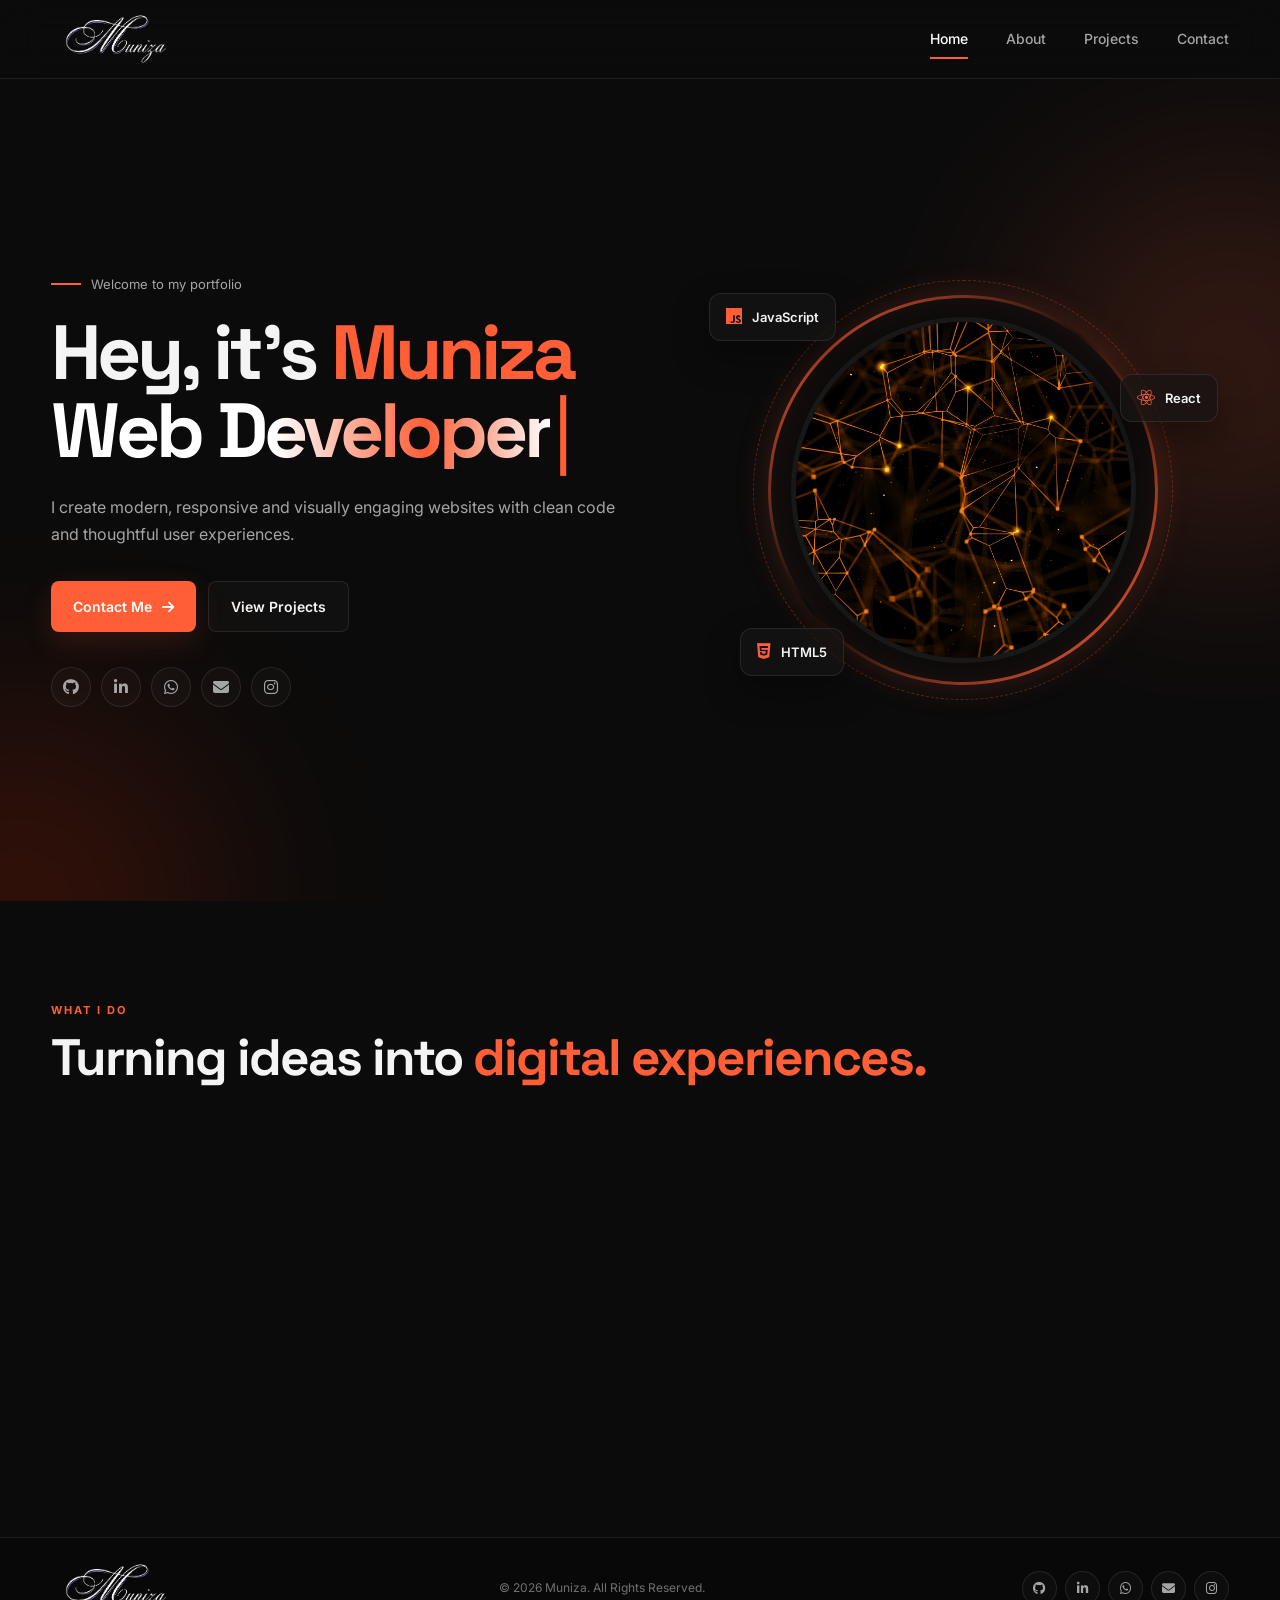
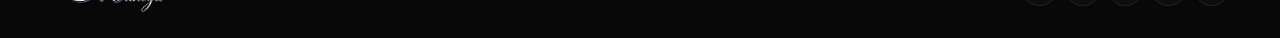
<file: index.html>
<!DOCTYPE html>
<html lang="en">
<head>
    <meta charset="UTF-8">

    <!-- Responsive viewport -->
    <meta name="viewport" content="width=device-width, initial-scale=1.0">

    <title>Muniza | Web Developer</title>

    <!-- Main stylesheet -->
    <link rel="stylesheet" href="style.css">

    <!-- Font Awesome Icons -->
    <link
        rel="stylesheet"
        href="https://cdnjs.cloudflare.com/ajax/libs/font-awesome/6.5.2/css/all.min.css"
    >
</head>

<body>

    <!-- ==================== LOADING SCREEN ==================== -->

<div class="loading-screen" id="loadingScreen">
<div class="loading-content">

    <img
        src="logo-removebg-preview.png"
        alt="Muniza Logo"
        class="loading-logo"
    >

    <div class="loading-line">
        <span></span>
    </div>

    <p>Loading...</p>

</div>
</div>
<!-- ==================== END LOADING SCREEN ==================== -->


    <!-- ==================== NAVBAR ==================== -->
    <header class="navbar">
        <div class="nav-container">

            <!-- Logo -->
           <a href="index.html" class="logo">
    <img src="logo-removebg-preview.png" alt="Muniza Logo">
</a>
            <!-- Mobile menu button -->
            <button class="menu-toggle" aria-label="Open navigation menu">
                <i class="fas fa-bars"></i>
            </button>

            <!-- Navigation Links -->
            <nav class="nav-menu">
                <a href="index.html" class="nav-link active">Home</a>
                <a href="about.html" class="nav-link">About</a>
                <a href="projects.html" class="nav-link">Projects</a>
                <a href="contact.html" class="nav-link">Contact</a>
            </nav>

        </div>
    </header>


    <!-- ==================== HERO SECTION ==================== -->
    <main>

        <section class="hero">

            <!-- Decorative background glow -->
            <div class="hero-glow glow-one"></div>
            <div class="hero-glow glow-two"></div>

            <div class="hero-container">

                <!-- Hero Text -->
                <div class="hero-content">

                    <p class="hero-small-text">
                        <span></span> Welcome to my portfolio
                    </p>

                   <h1>
                           Hey, it's <span>Muniza</span>
                                 <br>
                          <span id="typing-text"></span><span class="typing-cursor">|</span>
                        </h1>

                    <p class="hero-description">
                        I create modern, responsive and visually engaging
                        websites with clean code and thoughtful user experiences.
                    </p>

                    <!-- CTA Buttons -->
                    <div class="hero-buttons">
                        <a href="contact.html" class="btn btn-primary">
                            Contact Me
                            <i class="fas fa-arrow-right"></i>
                        </a>

                        <a href="projects.html" class="btn btn-outline">
                            View Projects
                        </a>
                    </div>


                    <!-- Social Links -->
                    <div class="social-links">

           <div class="social-links">

    <a href="https://github.com/buildwithmuniza"
       target="_blank"
       rel="noopener noreferrer"
       aria-label="GitHub">
        <i class="fab fa-github"></i>
    </a>

    <a href="https://www.linkedin.com/in/muniza-ghaffar-88031a441"
       target="_blank"
       rel="noopener noreferrer"
       aria-label="LinkedIn">
        <i class="fab fa-linkedin-in"></i>
    </a>

    <a href="https://wa.me/923067520213"
       target="_blank"
       rel="noopener noreferrer"
       aria-label="WhatsApp">
        <i class="fab fa-whatsapp"></i>
    </a>

    <a href="mailto:munizaghaffar438@gmail.com"
       aria-label="Email">
        <i class="fas fa-envelope"></i>
    </a>

    <a href="https://www.instagram.com/dev_craftstudio"
       target="_blank"
       rel="noopener noreferrer"
       aria-label="Instagram">
        <i class="fab fa-instagram"></i>
    </a>

</div>
                    </div>

                </div>


                <!-- ==================== HERO IMAGE ==================== -->
                <div class="hero-image-area">

                    <!-- Floating Technology Cards -->
                    <div class="tech-card tech-card-js">
                        <i class="fab fa-js"></i>
                        <span>JavaScript</span>
                    </div>

                    <div class="tech-card tech-card-react">
                        <i class="fab fa-react"></i>
                        <span>React</span>
                    </div>

                    <div class="tech-card tech-card-html">
                        <i class="fab fa-html5"></i>
                        <span>HTML5</span>
                    </div>


                    <!-- Profile Picture -->
                    <div class="profile-ring">

                        <div class="profile-image">
                            <img
                                src="homepage.jpg"
                                alt="Muniza - Web Developer"
                            >
                        </div>

                    </div>

                </div>

            </div>

        </section>


        <!-- ==================== QUICK INTRO ==================== -->
        <section class="home-intro section-padding">

            <div class="section-heading">
                <p class="section-label">What I Do</p>

                <h2>
                    Turning ideas into
                    <span>digital experiences.</span>
                </h2>
            </div>

            <div class="intro-grid">

                <div class="intro-card">
                    <div class="intro-icon">
                        <i class="fas fa-code"></i>
                    </div>

                    <h3>Clean Development</h3>

                    <p>
                        Building structured, maintainable and responsive
                        websites using modern frontend technologies.
                    </p>
                </div>


                <div class="intro-card">
                    <div class="intro-icon">
                        <i class="fas fa-palette"></i>
                    </div>

                    <h3>UI / UX Design</h3>

                    <p>
                        Creating simple and attractive interfaces focused
                        on usability, accessibility and visual consistency.
                    </p>
                </div>


                <div class="intro-card">
                    <div class="intro-icon">
                        <i class="fas fa-mobile-screen"></i>
                    </div>

                    <h3>Responsive Design</h3>

                    <p>
                        Designing experiences that look great across
                        desktops, tablets and mobile devices.
                    </p>
                </div>

            </div>

        </section>

    </main>


    <!-- ==================== FOOTER ==================== -->
    <footer class="footer">

        <div class="footer-container">

           <a href="index.html" class="logo">
    <img src="logo-removebg-preview.png" alt="Muniza Logo">
</a>

            <p>
                © 2026 Muniza. All Rights Reserved.
            </p>

            <div class="footer-socials">
           <a href="https://github.com/buildwithmuniza" target="_blank" rel="noopener noreferrer">
    <i class="fa-brands fa-github"></i>
</a>

<a href="https://www.linkedin.com/in/muniza-ghaffar-88031a441" target="_blank" rel="noopener noreferrer">
    <i class="fa-brands fa-linkedin-in"></i>
</a>

<a href="https://wa.me/923067520213" target="_blank" rel="noopener noreferrer">
    <i class="fa-brands fa-whatsapp"></i>
</a>

<a href="mailto:munizaghaffar438@gmail.com">
    <i class="fa-solid fa-envelope"></i>
</a>

<a href="https://www.instagram.com/dev_craftstudio" target="_blank" rel="noopener noreferrer">
    <i class="fa-brands fa-instagram"></i>
</a>
            </div>

        </div>

    </footer>


    <!-- JavaScript -->
    <script src="main.js"></script>

</body>
</html>
</file>
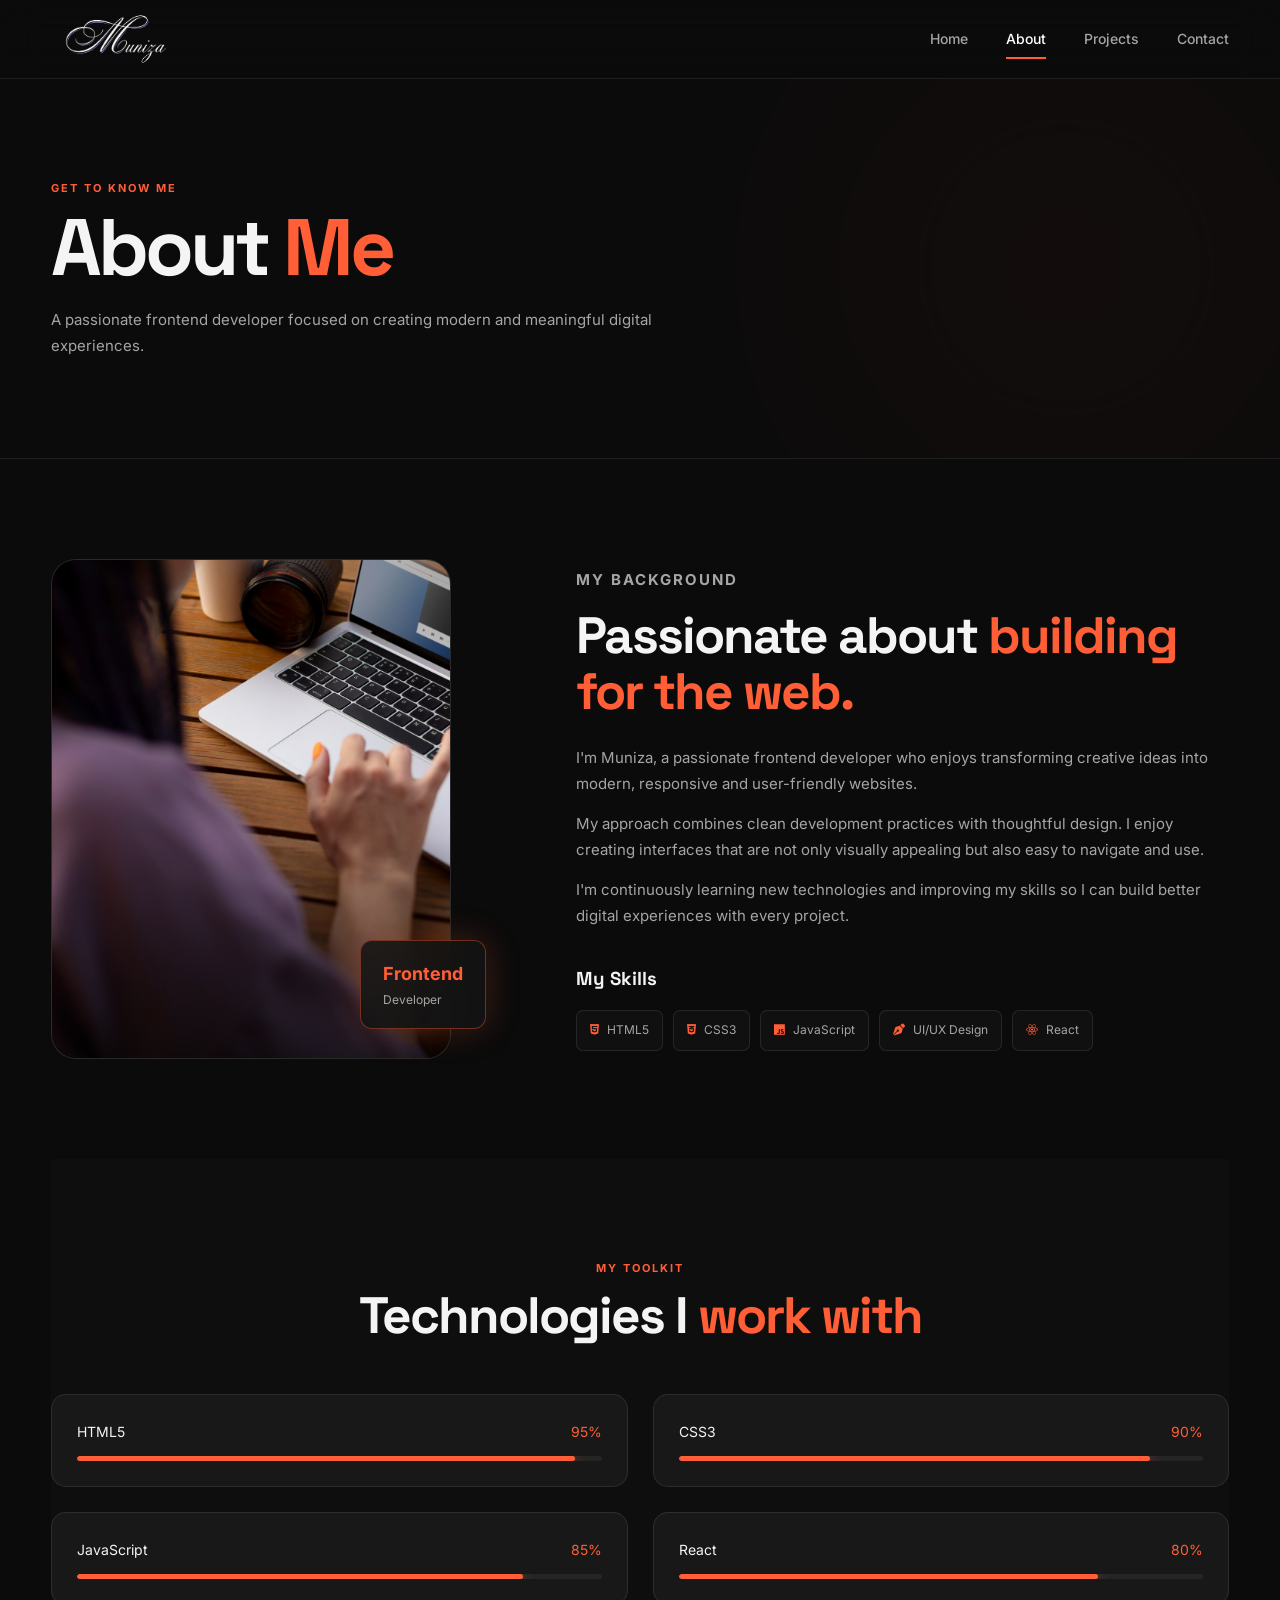
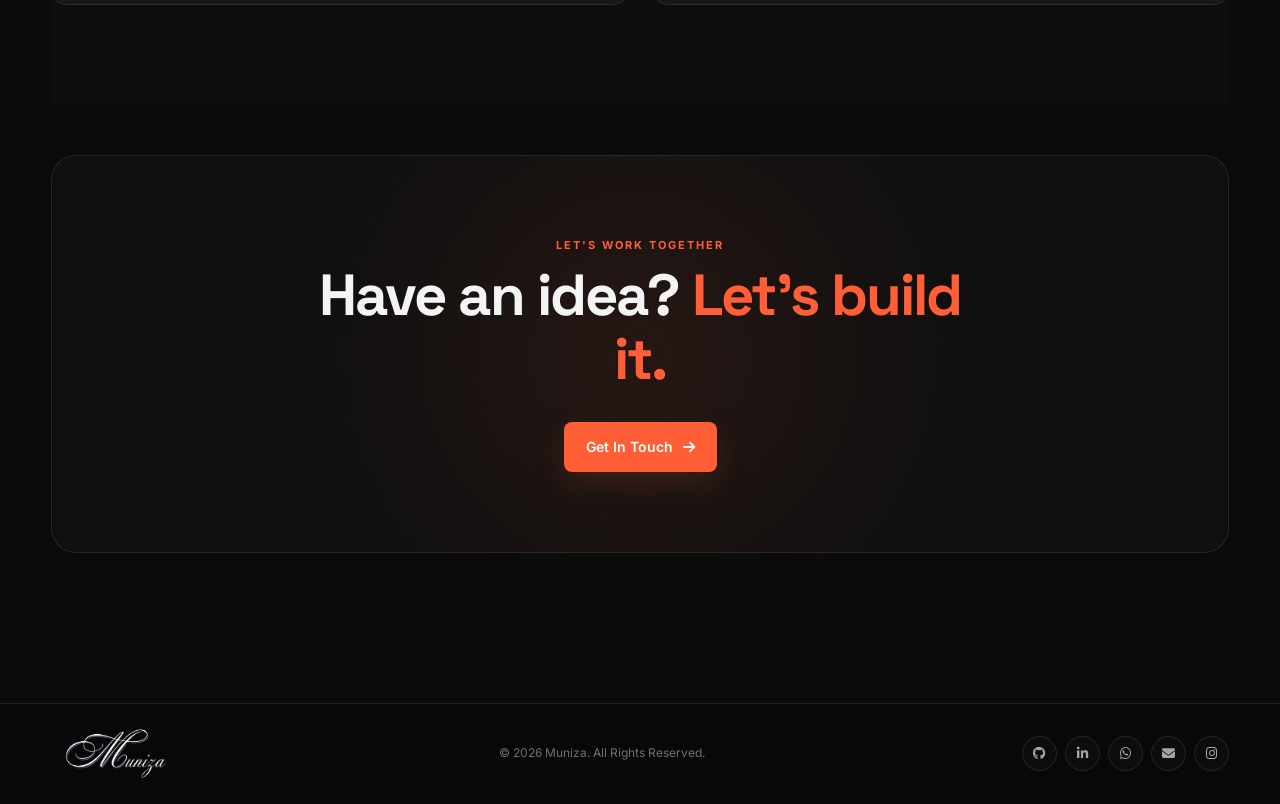
<file: about.html>
<!DOCTYPE html>
<html lang="en">
<head>

    <meta charset="UTF-8">

    <meta
        name="viewport"
        content="width=device-width, initial-scale=1.0"
    >

    <title>About | Muniza</title>

    <link rel="stylesheet" href="style.css">

    <link
        rel="stylesheet"
        href="https://cdnjs.cloudflare.com/ajax/libs/font-awesome/6.5.2/css/all.min.css"
    >

</head>

<body>

    <!-- ==================== LOADING SCREEN ==================== -->

<div class="loading-screen" id="loadingScreen">
<div class="loading-content">

    <img
        src="logo-removebg-preview.png"
        alt="Muniza Logo"
        class="loading-logo"
    >

    <div class="loading-line">
        <span></span>
    </div>

    <p>Loading...</p>

</div>
</div>
<!-- ==================== END LOADING SCREEN ==================== -->

    <!-- ==================== NAVBAR ==================== -->
    <header class="navbar">

        <div class="nav-container">

            <a href="index.html" class="logo">
    <img src="logo-removebg-preview.png" alt="Muniza Logo">
</a>

            <button class="menu-toggle" aria-label="Open navigation menu">
                <i class="fas fa-bars"></i>
            </button>

            <nav class="nav-menu">

                <a href="index.html" class="nav-link">
                    Home
                </a>

                <a href="about.html" class="nav-link active">
                    About
                </a>

                <a href="projects.html" class="nav-link">
                    Projects
                </a>

                <a href="contact.html" class="nav-link">
                    Contact
                </a>

            </nav>

        </div>

    </header>


    <!-- ==================== PAGE HEADER ==================== -->
    <main>

        <section class="page-header">

            <div class="page-header-content">

                <p class="section-label">
                    Get To Know Me
                </p>

                <h1>
                    About <span>Me</span>
                </h1>

                <p>
                    A passionate frontend developer focused on creating
                    modern and meaningful digital experiences.
                </p>

            </div>

        </section>


        <!-- ==================== ABOUT SECTION ==================== -->
        <section class="about-section section-padding">

            <div class="about-grid">

                <!-- About Image -->
                <div class="about-image">

                    <div class="about-image-frame">
         <img 
              src="about-me.jpg"
                 alt="Muniza working on laptop"
                  class="about-profile-image">

                    </div>

                    <div class="experience-card">

                        <strong>Frontend</strong>

                        <span>Developer</span>

                    </div>

                </div>


                <!-- About Content -->
                <div class="about-content">

                    <p class="section-label">
                        My Background
                    </p>

                    <h2>
                        Passionate about
                        <span>building for the web.</span>
                    </h2>

                    <p>
                        I'm Muniza, a passionate frontend developer who
                        enjoys transforming creative ideas into modern,
                        responsive and user-friendly websites.
                    </p>

                    <p>
                        My approach combines clean development practices
                        with thoughtful design. I enjoy creating interfaces
                        that are not only visually appealing but also easy
                        to navigate and use.
                    </p>

                    <p>
                        I'm continuously learning new technologies and
                        improving my skills so I can build better digital
                        experiences with every project.
                    </p>


                    <!-- Skills -->
                    <div class="skills">

                        <h3>My Skills</h3>

                        <div class="skill-tags">

                            <span>
                                <i class="fab fa-html5"></i>
                                HTML5
                            </span>

                            <span>
                                <i class="fab fa-css3-alt"></i>
                                CSS3
                            </span>

                            <span>
                                <i class="fab fa-js"></i>
                                JavaScript
                            </span>

                            <span>
                                <i class="fas fa-pen-nib"></i>
                                UI/UX Design
                            </span>

                            <span>
                                <i class="fab fa-react"></i>
                                React
                            </span>

                        </div>

                    </div>

                </div>

            </div>

        </section>


        <!-- ==================== SKILLS SECTION ==================== -->
        <section class="skills-section section-padding">

            <div class="section-heading center-heading">

                <p class="section-label">
                    My Toolkit
                </p>

                <h2>
                    Technologies I <span>work with</span>
                </h2>

            </div>


            <div class="skill-progress-grid">

                <div class="skill-progress-card">

                    <div class="skill-progress-title">
                        <span>HTML5</span>
                        <span>95%</span>
                    </div>

                    <div class="progress-bar">
                        <span style="width: 95%;"></span>
                    </div>

                </div>


                <div class="skill-progress-card">

                    <div class="skill-progress-title">
                        <span>CSS3</span>
                        <span>90%</span>
                    </div>

                    <div class="progress-bar">
                        <span style="width: 90%;"></span>
                    </div>

                </div>


                <div class="skill-progress-card">

                    <div class="skill-progress-title">
                        <span>JavaScript</span>
                        <span>85%</span>
                    </div>

                    <div class="progress-bar">
                        <span style="width: 85%;"></span>
                    </div>

                </div>


                <div class="skill-progress-card">

                    <div class="skill-progress-title">
                        <span>React</span>
                        <span>80%</span>
                    </div>

                    <div class="progress-bar">
                        <span style="width: 80%;"></span>
                    </div>

                </div>

            </div>

        </section>


        <!-- ==================== CTA ==================== -->
        <section class="cta-section section-padding">

            <div class="cta-box">

                <p class="section-label">
                    Let's Work Together
                </p>

                <h2>
                    Have an idea?
                    <span>Let's build it.</span>
                </h2>

                <a href="contact.html" class="btn btn-primary">
                    Get In Touch
                    <i class="fas fa-arrow-right"></i>
                </a>

            </div>

        </section>

    </main>


    <!-- ==================== FOOTER ==================== -->
    <footer class="footer">

        <div class="footer-container">

         <a href="index.html" class="logo">
    <img src="logo-removebg-preview.png" alt="Muniza Logo">
</a>
            <p>
                © 2026 Muniza. All Rights Reserved.
            </p>

            <div class="footer-socials">

              <a href="https://github.com/buildwithmuniza" target="_blank" rel="noopener noreferrer">
    <i class="fa-brands fa-github"></i>
</a>

<a href="https://www.linkedin.com/in/muniza-ghaffar-88031a441" target="_blank" rel="noopener noreferrer">
    <i class="fa-brands fa-linkedin-in"></i>
</a>

<a href="https://wa.me/923067520213" target="_blank" rel="noopener noreferrer">
    <i class="fa-brands fa-whatsapp"></i>
</a>

<a href="mailto:munizaghaffar438@gmail.com">
    <i class="fa-solid fa-envelope"></i>
</a>

<a href="https://www.instagram.com/dev_craftstudio" target="_blank" rel="noopener noreferrer">
    <i class="fa-brands fa-instagram"></i>
</a>

            </div>

        </div>

    </footer>


 <script src="main.js"></script>

</body>
</html>
</file>
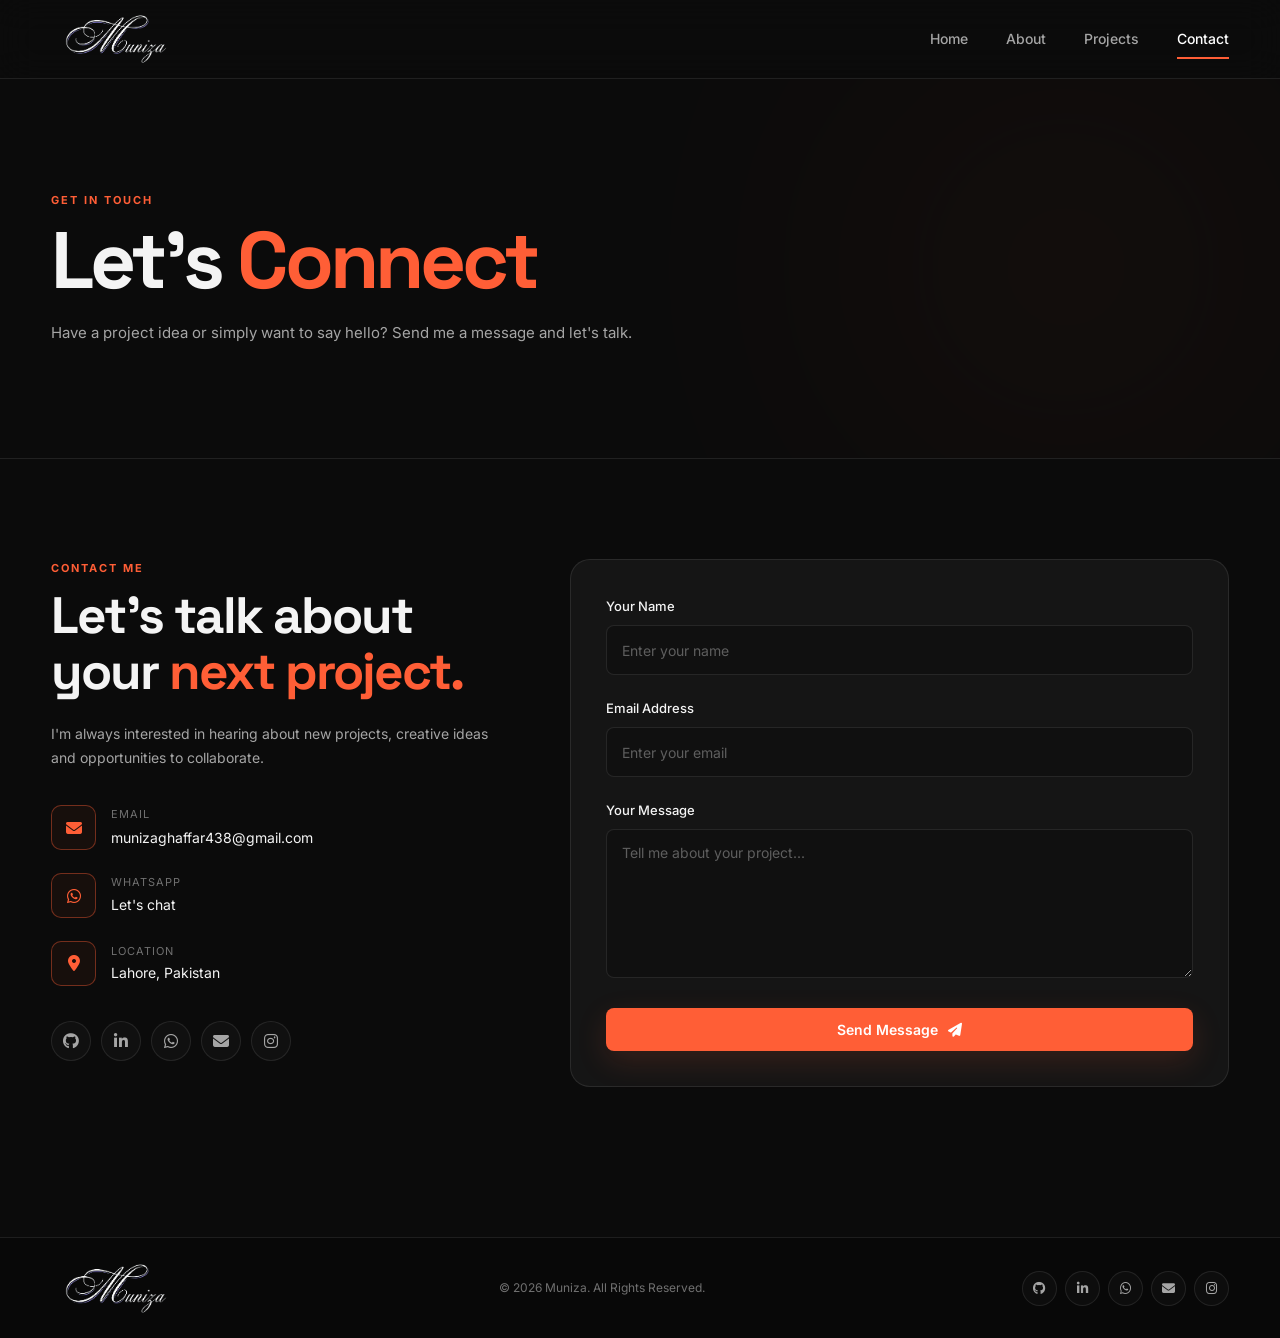
<file: contact.html>
<!DOCTYPE html>
<html lang="en">

<head>

    <meta charset="UTF-8">

    <meta
        name="viewport"
        content="width=device-width, initial-scale=1.0"
    >

    <title>Contact | Muniza</title>

    <link rel="stylesheet" href="style.css">

    <link
        rel="stylesheet"
        href="https://cdnjs.cloudflare.com/ajax/libs/font-awesome/6.5.2/css/all.min.css"
    >

</head>

<body>

    <!-- ==================== LOADING SCREEN ==================== -->

    <div class="loading-screen" id="loadingScreen">

        <div class="loading-content">

            <img
                src="logo-removebg-preview.png"
                alt="Muniza Logo"
                class="loading-logo"
            >

            <div class="loading-line">
                <span></span>
            </div>

            <p>Loading...</p>

        </div>

    </div>

    <!-- ==================== END LOADING SCREEN ==================== -->


    <!-- ==================== NAVBAR ==================== -->

    <header class="navbar">

        <div class="nav-container">

            <a href="index.html" class="logo">
                <img
                    src="logo-removebg-preview.png"
                    alt="Muniza Logo"
                >
            </a>

            <button
                class="menu-toggle"
                aria-label="Open navigation menu"
            >
                <i class="fas fa-bars"></i>
            </button>

            <nav class="nav-menu">

                <a href="index.html" class="nav-link">
                    Home
                </a>

                <a href="about.html" class="nav-link">
                    About
                </a>

                <a href="projects.html" class="nav-link">
                    Projects
                </a>

                <a href="contact.html" class="nav-link active">
                    Contact
                </a>

            </nav>

        </div>

    </header>


    <!-- ==================== CONTACT PAGE ==================== -->

    <main>

        <section class="page-header">

            <div class="page-header-content">

                <p class="section-label">
                    Get In Touch
                </p>

                <h1>
                    Let's <span>Connect</span>
                </h1>

                <p>
                    Have a project idea or simply want to say hello?
                    Send me a message and let's talk.
                </p>

            </div>

        </section>


        <section class="contact-section section-padding">

            <div class="contact-grid">


                <!-- ==================== CONTACT INFO ==================== -->

                <div class="contact-info">

                    <p class="section-label">
                        Contact Me
                    </p>

                    <h2>
                        Let's talk about your
                        <span>next project.</span>
                    </h2>

                    <p>
                        I'm always interested in hearing about new projects,
                        creative ideas and opportunities to collaborate.
                    </p>


                    <!-- Email -->

                    <div class="contact-item">

                        <div class="contact-icon">
                            <i class="fas fa-envelope"></i>
                        </div>

                        <div>

                            <span>Email</span>

                            <a href="mailto:munizaghaffar438@gmail.com">
                                munizaghaffar438@gmail.com
                            </a>

                        </div>

                    </div>


                    <!-- WhatsApp -->

                    <div class="contact-item">

                        <div class="contact-icon">
                            <i class="fab fa-whatsapp"></i>
                        </div>

                        <div>

                            <span>WhatsApp</span>

                            <a
                                href="https://wa.me/923067520213"
                                target="_blank"
                                rel="noopener noreferrer"
                            >
                                Let's chat
                            </a>

                        </div>

                    </div>


                    <!-- Location -->

                    <div class="contact-item">

                        <div class="contact-icon">
                            <i class="fas fa-location-dot"></i>
                        </div>

                        <div>

                            <span>Location</span>

                            <p>
                                Lahore, Pakistan
                            </p>

                        </div>

                    </div>


                    <!-- Social Icons -->

                    <div class="contact-socials">

                        <a
                            href="https://github.com/buildwithmuniza"
                            target="_blank"
                            rel="noopener noreferrer"
                        >
                            <i class="fab fa-github"></i>
                        </a>

                        <a
                            href="https://www.linkedin.com/in/muniza-ghaffar-88031a441"
                            target="_blank"
                            rel="noopener noreferrer"
                        >
                            <i class="fab fa-linkedin-in"></i>
                        </a>

                        <a
                            href="https://wa.me/923067520213"
                            target="_blank"
                            rel="noopener noreferrer"
                        >
                            <i class="fab fa-whatsapp"></i>
                        </a>

                        <a href="mailto:munizaghaffar438@gmail.com">
                            <i class="fas fa-envelope"></i>
                        </a>

                        <a
                            href="https://www.instagram.com/dev_craftstudio"
                            target="_blank"
                            rel="noopener noreferrer"
                        >
                            <i class="fab fa-instagram"></i>
                        </a>

                    </div>

                </div>


                <!-- ==================== CONTACT FORM ==================== -->

                <div class="contact-form-wrapper">

                    <form
                        id="contactForm"
                        class="contact-form"
                    >

                        <div class="form-group">

                            <label for="name">
                                Your Name
                            </label>

                            <input
                                type="text"
                                id="name"
                                name="name"
                                placeholder="Enter your name"
                                required
                            >

                        </div>


                        <div class="form-group">

                            <label for="email">
                                Email Address
                            </label>

                            <input
                                type="email"
                                id="email"
                                name="email"
                                placeholder="Enter your email"
                                required
                            >

                        </div>


                        <div class="form-group">

                            <label for="message">
                                Your Message
                            </label>

                            <textarea
                                id="message"
                                name="message"
                                rows="7"
                                placeholder="Tell me about your project..."
                                required
                            ></textarea>

                        </div>


                        <button
                            type="submit"
                            class="btn btn-primary form-submit"
                        >
                            Send Message
                            <i class="fas fa-paper-plane"></i>
                        </button>


                        <p
                            id="formMessage"
                            class="form-message"
                        ></p>

                    </form>

                </div>

            </div>

        </section>

    </main>


    <!-- ==================== FOOTER ==================== -->

    <footer class="footer">

        <div class="footer-container">

            <a href="index.html" class="logo">

                <img
                    src="logo-removebg-preview.png"
                    alt="Muniza Logo"
                >

            </a>

            <p>
                © 2026 Muniza. All Rights Reserved.
            </p>

            <div class="footer-socials">

                <a
                    href="https://github.com/buildwithmuniza"
                    target="_blank"
                    rel="noopener noreferrer"
                >
                    <i class="fab fa-github"></i>
                </a>

                <a
                    href="https://www.linkedin.com/in/muniza-ghaffar-88031a441"
                    target="_blank"
                    rel="noopener noreferrer"
                >
                    <i class="fab fa-linkedin-in"></i>
                </a>

                <a
                    href="https://wa.me/923067520213"
                    target="_blank"
                    rel="noopener noreferrer"
                >
                    <i class="fab fa-whatsapp"></i>
                </a>

                <a href="mailto:munizaghaffar438@gmail.com">
                    <i class="fas fa-envelope"></i>
                </a>

                <a
                    href="https://www.instagram.com/dev_craftstudio"
                    target="_blank"
                    rel="noopener noreferrer"
                >
                    <i class="fab fa-instagram"></i>
                </a>

            </div>

        </div>

    </footer>


    <script src="main.js"></script>

</body>

</html>
</file>
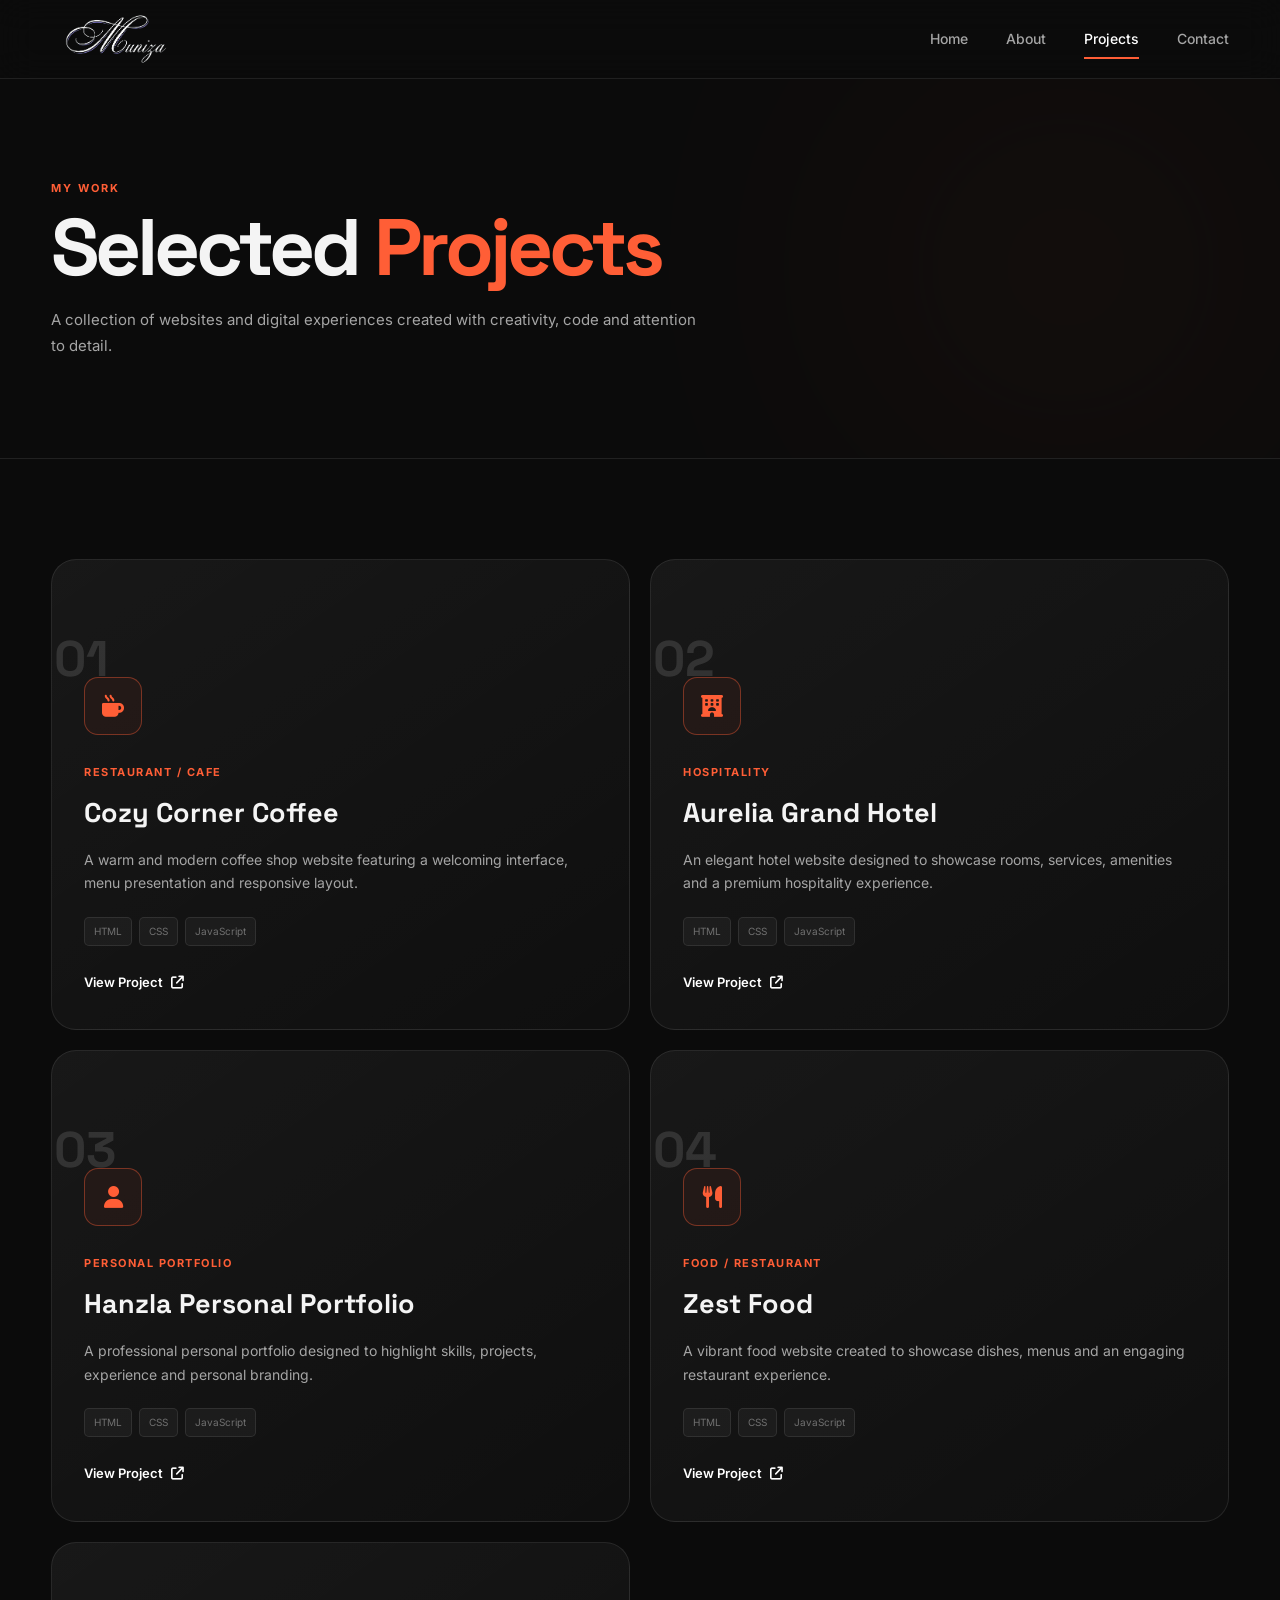
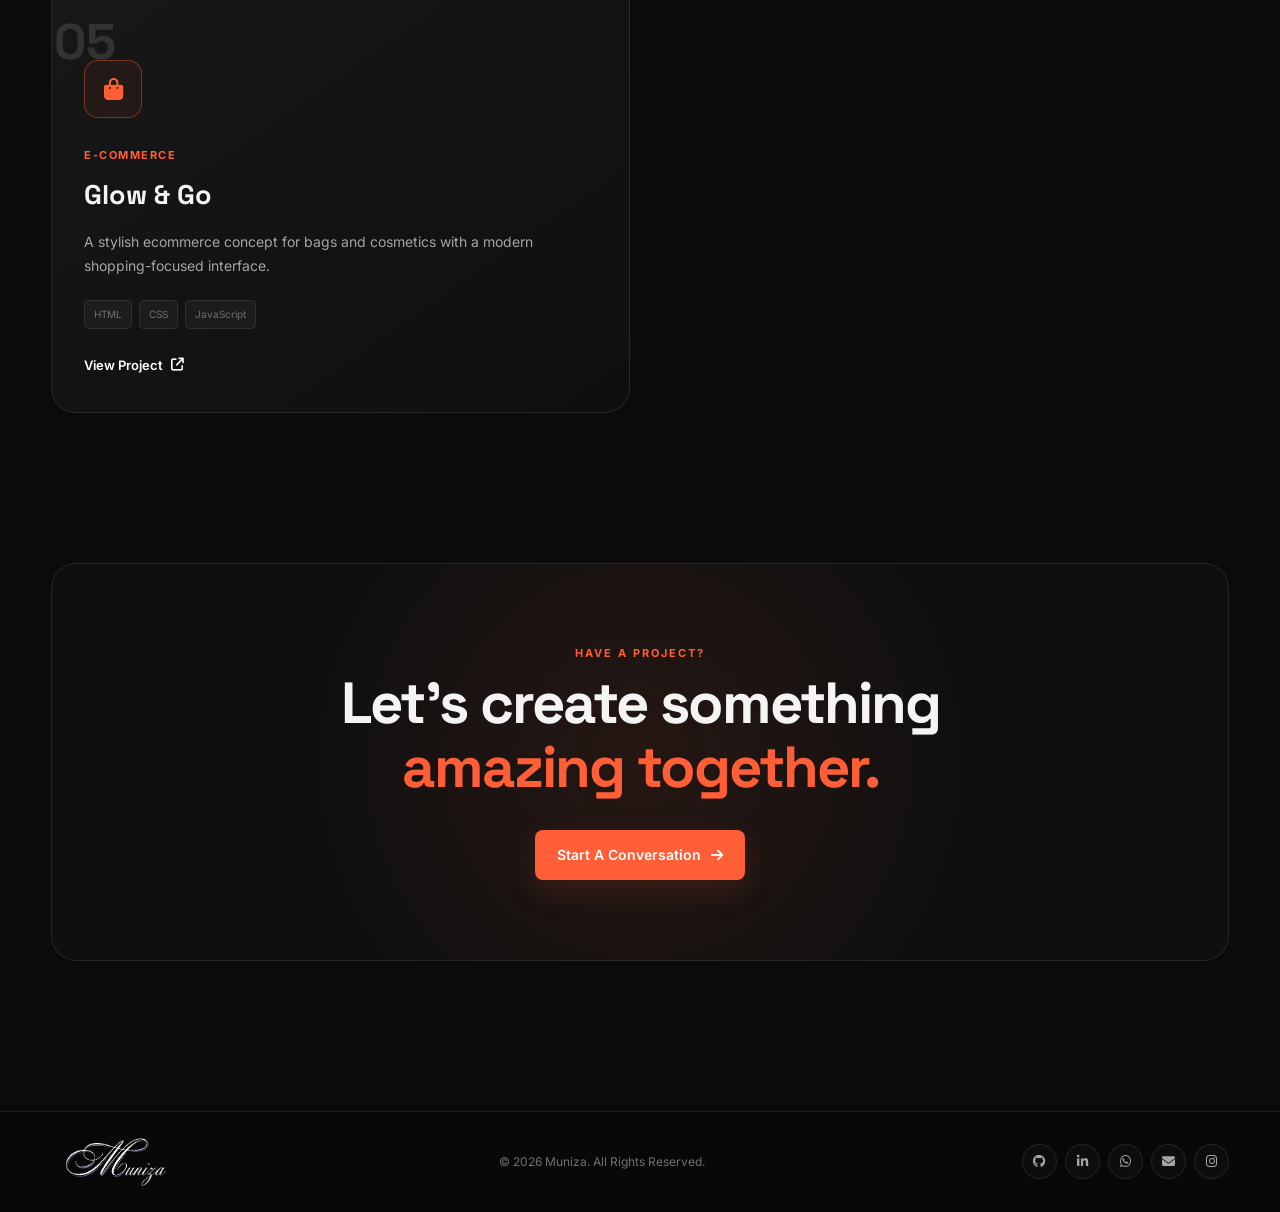
<file: projects.html>
<!DOCTYPE html>
<html lang="en">

<head>

    <meta charset="UTF-8">

    <meta
        name="viewport"
        content="width=device-width, initial-scale=1.0"
    >

    <title>Projects | Muniza</title>

    <link rel="stylesheet" href="style.css">

    <link
        rel="stylesheet"
        href="https://cdnjs.cloudflare.com/ajax/libs/font-awesome/6.5.2/css/all.min.css"
    >

</head>
<body>
     
    <!-- ==================== LOADING SCREEN ==================== -->

<div class="loading-screen" id="loadingScreen">
<div class="loading-content">

    <img
        src="logo-removebg-preview.png"
        alt="Muniza Logo"
        class="loading-logo"
    >

    <div class="loading-line">
        <span></span>
    </div>

    <p>Loading...</p>

</div>
</div>
<!-- ==================== END LOADING SCREEN ==================== -->

    <!-- ==================== NAVBAR ==================== -->
    <header class="navbar">

        <div class="nav-container">

           <a href="index.html" class="logo">
    <img src="logo-removebg-preview.png" alt="Muniza Logo">
</a>

            <button class="menu-toggle" aria-label="Open navigation menu">
                <i class="fas fa-bars"></i>
            </button>

            <nav class="nav-menu">

                <a href="index.html" class="nav-link">
                    Home
                </a>

                <a href="about.html" class="nav-link">
                    About
                </a>

                <a href="projects.html" class="nav-link active">
                    Projects
                </a>

                <a href="contact.html" class="nav-link">
                    Contact
                </a>

            </nav>

        </div>

    </header>


    <!-- ==================== PROJECTS ==================== -->
    <main>

        <section class="page-header">

            <div class="page-header-content">

                <p class="section-label">
                    My Work
                </p>

                <h1>
                    Selected <span>Projects</span>
                </h1>

                <p>
                    A collection of websites and digital experiences
                    created with creativity, code and attention to detail.
                </p>

            </div>

        </section>


        <section class="projects-section section-padding">

            <div class="projects-grid">


                <!-- PROJECT 1 -->
                <article class="project-card">

                    <div class="project-number">
                        01
                    </div>

                    <div class="project-icon">
                        <i class="fas fa-mug-hot"></i>
                    </div>

                    <div class="project-content">

                        <p class="project-category">
                            Restaurant / Cafe
                        </p>

                        <h2>
                            Cozy Corner Coffee
                        </h2>

                        <p>
                            A warm and modern coffee shop website featuring
                            a welcoming interface, menu presentation and
                            responsive layout.
                        </p>

                        <div class="project-tags">

                            <span>HTML</span>
                            <span>CSS</span>
                            <span>JavaScript</span>

                        </div>
                            <a href="https://buildwithmuniza.github.io/Coffee-website/" target="_blank" rel="noopener noreferrer" class="project-link">
    View Project <i class="fa-solid fa-arrow-up-right-from-square"></i>
</a>

                    </div>

                </article>


                <!-- PROJECT 2 -->
                <article class="project-card">

                    <div class="project-number">
                        02
                    </div>

                    <div class="project-icon">
                        <i class="fas fa-hotel"></i>
                    </div>

                    <div class="project-content">

                        <p class="project-category">
                            Hospitality
                        </p>

                        <h2>
                            Aurelia Grand Hotel
                        </h2>

                        <p>
                            An elegant hotel website designed to showcase
                            rooms, services, amenities and a premium
                            hospitality experience.
                        </p>

                        <div class="project-tags">

                            <span>HTML</span>
                            <span>CSS</span>
                            <span>JavaScript</span>

                        </div>

                     <a href="https://buildwithmuniza.github.io/Aurelia-Grand-Hotel/" target="_blank" rel="noopener noreferrer" class="project-link">
    View Project <i class="fa-solid fa-arrow-up-right-from-square"></i>
</a>

                    </div>

                </article>


                <!-- PROJECT 3 -->
                <article class="project-card">

                    <div class="project-number">
                        03
                    </div>

                    <div class="project-icon">
                        <i class="fas fa-user"></i>
                    </div>

                    <div class="project-content">

                        <p class="project-category">
                            Personal Portfolio
                        </p>

                        <h2>
                            Hanzla Personal Portfolio
                        </h2>

                        <p>
                            A professional personal portfolio designed
                            to highlight skills, projects, experience and
                            personal branding.
                        </p>

                        <div class="project-tags">

                            <span>HTML</span>
                            <span>CSS</span>
                            <span>JavaScript</span>

                        </div>

        <a href="https://buildwithmuniza.github.io/hanzla-portfolio/"target="_blank"rel="noopener noreferrer"class="project-link">

           View Project
        <i class="fas fa-arrow-up-right-from-square"></i>

   </a>


                    </div>

                </article>


                <!-- PROJECT 4 -->
                <article class="project-card">

                    <div class="project-number">
                        04
                    </div>

                    <div class="project-icon">
                        <i class="fas fa-utensils"></i>
                    </div>

                    <div class="project-content">

                        <p class="project-category">
                            Food / Restaurant
                        </p>

                        <h2>
                            Zest Food
                        </h2>

                        <p>
                            A vibrant food website created to showcase
                            dishes, menus and an engaging restaurant
                            experience.
                        </p>

                        <div class="project-tags">

                            <span>HTML</span>
                            <span>CSS</span>
                            <span>JavaScript</span>

                        </div>
                             <a href="https://buildwithmuniza.github.io/Zest-Food/" target="_blank" rel="noopener noreferrer" class="project-link">
    View Project <i class="fa-solid fa-arrow-up-right-from-square"></i>
</a>

                    </div>

                </article>


                <!-- PROJECT 5 -->
                <article class="project-card">

                    <div class="project-number">
                        05
                    </div>

                    <div class="project-icon">
                        <i class="fas fa-bag-shopping"></i>
                    </div>

                    <div class="project-content">

                        <p class="project-category">
                            E-Commerce
                        </p>

                        <h2>
                            Glow & Go
                        </h2>

                        <p>
                            A stylish ecommerce concept for bags and
                            cosmetics with a modern shopping-focused
                            interface.
                        </p>

                        <div class="project-tags">

                            <span>HTML</span>
                            <span>CSS</span>
                            <span>JavaScript</span>

                        </div>

                        <a href="https://buildwithmuniza.github.io/Glow-and-Go/" target="_blank" rel="noopener noreferrer" class="project-link">
    View Project <i class="fa-solid fa-arrow-up-right-from-square"></i>
</a>
                    </div>

                </article>


            </div>

        </section>


        <!-- ==================== PROJECT CTA ==================== -->
        <section class="cta-section section-padding">

            <div class="cta-box">

                <p class="section-label">
                    Have a project?
                </p>

                <h2>
                    Let's create something
                    <span>amazing together.</span>
                </h2>

                <a href="contact.html" class="btn btn-primary">
                    Start A Conversation
                    <i class="fas fa-arrow-right"></i>
                </a>

            </div>

        </section>

    </main>


    <!-- ==================== FOOTER ==================== -->
    <footer class="footer">

        <div class="footer-container">
           <a href="index.html" class="logo">
    <img src="logo-removebg-preview.png" alt="Muniza Logo">
</a>

            <p>
                © 2026 Muniza. All Rights Reserved.
            </p>

            <div class="footer-socials">
           
                          <a href="https://github.com/buildwithmuniza" target="_blank" rel="noopener noreferrer">
    <i class="fa-brands fa-github"></i>
</a>

<a href="https://www.linkedin.com/in/muniza-ghaffar-88031a441" target="_blank" rel="noopener noreferrer">
    <i class="fa-brands fa-linkedin-in"></i>
</a>

<a href="https://wa.me/923067520213" target="_blank" rel="noopener noreferrer">
    <i class="fa-brands fa-whatsapp"></i>
</a>

<a href="mailto:munizaghaffar438@gmail.com">
    <i class="fa-solid fa-envelope"></i>
</a>

<a href="https://www.instagram.com/dev_craftstudio" target="_blank" rel="noopener noreferrer">
    <i class="fa-brands fa-instagram"></i>
</a>
    
             
            </div>

        </div>

    </footer>


    <script src="main.js"></script>

</body>

</html>
</file>
<file: style.css>
/* =========================================================
   MUNIZA PORTFOLIO
   MAIN STYLESHEET
   ========================================================= */


/* =========================================================
   1. GOOGLE FONT
   ========================================================= */

@import url('https://fonts.googleapis.com/css2?family=Inter:wght@400;500;600;700;800&family=Space+Grotesk:wght@400;500;600;700&display=swap');


/* =========================================================
   2. ROOT VARIABLES
   ========================================================= */

:root {

    /* Main colors */
    --bg-color: #0b0b0b;
    --bg-secondary: #111111;
    --bg-card: rgba(255, 255, 255, 0.045);

    /* Accent */
    --primary: #ff5e36;
    --primary-light: #ff7655;
    --primary-dark: #e64520;

    /* Text */
    --white: #ffffff;
    --text-primary: #f4f4f4;
    --text-secondary: #a5a5a5;
    --text-muted: #707070;

    /* Borders */
    --border: rgba(255, 255, 255, 0.09);
    --border-primary: rgba(255, 94, 54, 0.4);

    /* Effects */
    --glow: 0 0 35px rgba(255, 94, 54, 0.22);

    /* Layout */
    --container: 1180px;

    /* Radius */
    --radius-sm: 8px;
    --radius-md: 15px;
    --radius-lg: 25px;

    /* Transition */
    --transition: 0.3s ease;
}


/* =========================================================
   3. RESET
   ========================================================= */

* {
    margin: 0;
    padding: 0;
    box-sizing: border-box;
}


html {
    scroll-behavior: smooth;
}


body {
    font-family: 'Inter', sans-serif;
    background: var(--bg-color);
    color: var(--text-primary);
    line-height: 1.7;
    overflow-x: hidden;
}


img {
    display: block;
    width: 100%;
}


a {
    color: inherit;
    text-decoration: none;
}


button,
input,
textarea {
    font-family: inherit;
}


/* Selection color */
::selection {
    background: var(--primary);
    color: #ffffff;
}


/* Scrollbar */

::-webkit-scrollbar {
    width: 8px;
}

::-webkit-scrollbar-track {
    background: var(--bg-color);
}

::-webkit-scrollbar-thumb {
    background: var(--primary);
    border-radius: 10px;
}


/* =========================================================
   4. GLOBAL CONTAINER
   ========================================================= */

.nav-container,
.hero-container,
.footer-container,
.page-header-content,
.section-padding {
    width: min(92%, var(--container));
    margin-inline: auto;
}


/* =========================================================
   5. NAVIGATION
   ========================================================= */

.navbar {
    position: sticky;
    top: 0;
    z-index: 1000;

    width: 100%;

    background: rgba(11, 11, 11, 0.82);
    border-bottom: 1px solid var(--border);

    backdrop-filter: blur(18px);
    -webkit-backdrop-filter: blur(18px);
}


.nav-container {
    min-height: 78px;

    display: flex;
    align-items: center;
    justify-content: space-between;
}


/* Logo */
.logo {
    display: flex;
    align-items: center;
}

.logo img {
    width: 130px;
    height: auto;
    object-fit: contain;
}

.logo span {
    color: var(--primary);
}


/* Navigation */

.nav-menu {
    display: flex;
    align-items: center;
    gap: 38px;
}


.nav-link {
    position: relative;

    color: var(--text-secondary);

    font-size: 14px;
    font-weight: 500;

    padding: 8px 0;

    transition: var(--transition);
}


.nav-link:hover,
.nav-link.active {
    color: var(--white);
}


.nav-link::after {
    content: '';

    position: absolute;
    left: 0;
    bottom: 0;

    width: 0;
    height: 2px;

    background: var(--primary);

    transition: var(--transition);
}


.nav-link:hover::after,
.nav-link.active::after {
    width: 100%;
}


/* Mobile menu button */

.menu-toggle {
    display: none;

    border: none;
    background: transparent;

    color: var(--white);

    font-size: 22px;

    cursor: pointer;
}


/* =========================================================
   6. BUTTONS
   ========================================================= */

.btn {
    display: inline-flex;

    align-items: center;
    justify-content: center;
    gap: 10px;

    padding: 13px 22px;

    border-radius: 8px;

    font-size: 14px;
    font-weight: 600;

    transition: var(--transition);

    cursor: pointer;
}


.btn-primary {
    background: var(--primary);
    color: #ffffff;

    box-shadow: 0 10px 30px rgba(255, 94, 54, 0.15);
}


.btn-primary:hover {
    background: var(--primary-light);

    transform: translateY(-3px);

    box-shadow: 0 14px 35px rgba(255, 94, 54, 0.28);
}


.btn-outline {
    border: 1px solid var(--border);

    color: var(--text-primary);

    background: rgba(255, 255, 255, 0.025);
}


.btn-outline:hover {
    border-color: var(--primary);

    color: var(--primary);

    transform: translateY(-3px);
}


/* =========================================================
   7. HERO
   ========================================================= */

.hero {
    position: relative;

    min-height: calc(100vh - 78px);

    display: flex;
    align-items: center;

    overflow: hidden;
}


.hero-container {
    min-height: 680px;

    display: grid;
    grid-template-columns: 1.05fr 0.95fr;

    align-items: center;

    gap: 60px;

    position: relative;
    z-index: 2;
}


/* Background glowing circles */

.hero-glow {
    position: absolute;

    width: 400px;
    height: 400px;

    border-radius: 50%;

    filter: blur(100px);

    opacity: 0.16;

    pointer-events: none;
}


.glow-one {
    background: var(--primary);

    top: 10%;
    right: -150px;
}


.glow-two {
    background: #ff2e00;

    bottom: -200px;
    left: -180px;
}


/* Hero content */

.hero-small-text {
    display: flex;
    align-items: center;
    gap: 10px;

    color: var(--text-secondary);

    font-size: 13px;

    margin-bottom: 18px;
}


.hero-small-text span {
    width: 30px;
    height: 2px;

    display: inline-block;

    background: var(--primary);
}


.hero h1 {
    font-family: 'Space Grotesk', sans-serif;

    font-size: clamp(48px, 6vw, 78px);

    line-height: 1.02;

    letter-spacing: -4px;

    margin-bottom: 25px;
}


.hero h1 span,
.section-heading h2 span,
.about-content h2 span,
.cta-box h2 span,
.contact-info h2 span {
    color: var(--primary);
}


.hero-description {
    max-width: 580px;

    color: var(--text-secondary);

    font-size: 16px;

    margin-bottom: 32px;
}


/* Hero buttons */

.hero-buttons {
    display: flex;
    flex-wrap: wrap;

    gap: 12px;

    margin-bottom: 35px;
}


/* Social icons */

.social-links {
    display: flex;
    align-items: center;
    gap: 10px;
}


.social-links a,
.footer-socials a,
.contact-socials a {
    width: 40px;
    height: 40px;

    display: flex;
    align-items: center;
    justify-content: center;

    border: 1px solid var(--border);

    border-radius: 50%;

    color: var(--text-secondary);

    background: rgba(255, 255, 255, 0.025);

    transition: var(--transition);
}


.social-links a:hover,
.footer-socials a:hover,
.contact-socials a:hover {
    color: var(--primary);

    border-color: var(--primary);

    transform: translateY(-4px);

    box-shadow: var(--glow);
}


/* =========================================================
   8. HERO PROFILE IMAGE
   ========================================================= */

.hero-image-area {
    min-height: 580px;

    position: relative;

    display: flex;
    align-items: center;
    justify-content: center;
}


.profile-ring {
    width: min(390px, 70vw);
    height: min(390px, 70vw);

    display: flex;
    align-items: center;
    justify-content: center;

    border-radius: 50%;

    position: relative;

    background:
        linear-gradient(var(--bg-color), var(--bg-color)) padding-box,
        linear-gradient(
            135deg,
            var(--primary),
            transparent 45%,
            var(--primary)
        ) border-box;

    border: 3px solid transparent;

    box-shadow:
        0 0 35px rgba(255, 94, 54, 0.18),
        inset 0 0 40px rgba(255, 94, 54, 0.08);
}


.profile-ring::before {
    content: '';

    position: absolute;

    inset: -18px;

    border-radius: 50%;

    border: 1px dashed rgba(255, 94, 54, 0.3);

    animation: rotateRing 20s linear infinite;
}


@keyframes rotateRing {

    from {
        transform: rotate(0deg);
    }

    to {
        transform: rotate(360deg);
    }

}


.profile-image {
    width: 90%;
    height: 90%;

    overflow: hidden;

    border-radius: 50%;

    background: #171717;

    border: 5px solid #181818;
}


.profile-image img {
    width: 100%;
    height: 100%;

    object-fit: cover;
}


/* =========================================================
   9. FLOATING TECH CARDS
   ========================================================= */

.tech-card {
    position: absolute;

    display: flex;
    align-items: center;
    gap: 10px;

    padding: 12px 16px;

    background: rgba(20, 20, 20, 0.7);

    border: 1px solid var(--border);

    border-radius: 12px;

    backdrop-filter: blur(12px);

    color: var(--text-primary);

    font-size: 13px;
    font-weight: 600;

    box-shadow: 0 15px 35px rgba(0, 0, 0, 0.35);

    z-index: 5;

    animation: floating 4s ease-in-out infinite;
}


.tech-card i {
    color: var(--primary);

    font-size: 18px;
}


.tech-card-js {
    top: 16%;
    left: 2%;
}


.tech-card-react {
    right: 2%;
    top: 30%;

    animation-delay: 1s;
}


.tech-card-html {
    left: 8%;
    bottom: 18%;

    animation-delay: 2s;
}


@keyframes floating {

    0%,
    100% {
        transform: translateY(0);
    }

    50% {
        transform: translateY(-12px);
    }

}


/* =========================================================
   10. SECTION COMMON STYLES
   ========================================================= */

.section-padding {
    padding-top: 100px;
    padding-bottom: 100px;
}


.section-heading {
    margin-bottom: 50px;
}


.section-label {
    color: var(--primary);

    text-transform: uppercase;

    letter-spacing: 2px;

    font-size: 11px;
    font-weight: 700;

    margin-bottom: 10px;
}


.section-heading h2 {
    font-family: 'Space Grotesk', sans-serif;

    font-size: clamp(34px, 4vw, 52px);

    line-height: 1.1;

    letter-spacing: -2px;
}


.center-heading {
    text-align: center;
}


/* =========================================================
   11. INTRO CARDS
   ========================================================= */

.intro-grid {
    display: grid;

    grid-template-columns: repeat(3, 1fr);

    gap: 18px;
}


.intro-card {
    padding: 32px;

    background: var(--bg-card);

    border: 1px solid var(--border);

    border-radius: var(--radius-md);

    transition: var(--transition);
}


.intro-card:hover {
    transform: translateY(-8px);

    border-color: var(--border-primary);

    box-shadow: var(--glow);
}


.intro-icon {
    width: 50px;
    height: 50px;

    display: flex;
    align-items: center;
    justify-content: center;

    margin-bottom: 22px;

    color: var(--primary);

    border: 1px solid var(--border-primary);

    border-radius: 12px;

    background: rgba(255, 94, 54, 0.06);

    font-size: 20px;
}


.intro-card h3 {
    font-family: 'Space Grotesk', sans-serif;

    margin-bottom: 10px;
}


.intro-card p {
    color: var(--text-secondary);

    font-size: 14px;
}


/* =========================================================
   12. PAGE HEADER
   ========================================================= */

.page-header {
    min-height: 380px;

    display: flex;
    align-items: center;

    border-bottom: 1px solid var(--border);

    position: relative;

    overflow: hidden;
}


.page-header::after {
    content: '';

    position: absolute;

    width: 300px;
    height: 300px;

    border-radius: 50%;

    background: var(--primary);

    filter: blur(150px);

    opacity: 0.1;

    right: 5%;
    top: 10%;
}


.page-header-content {
    position: relative;
    z-index: 2;
}


.page-header h1 {
    font-family: 'Space Grotesk', sans-serif;

    font-size: clamp(50px, 7vw, 80px);

    letter-spacing: -4px;

    line-height: 1;
}


.page-header h1 span {
    color: var(--primary);
}


.page-header p:last-child {
    max-width: 650px;

    color: var(--text-secondary);

    margin-top: 20px;

    font-size: 15px;
}


/* =========================================================
   13. ABOUT PAGE
   ========================================================= */

.about-grid {
    display: grid;

    grid-template-columns: 0.8fr 1.2fr;

    gap: 90px;

    align-items: center;
}


.about-image {
    position: relative;
}


.about-image-frame {
    width: 100%;
    max-width: 400px;

    aspect-ratio: 4 / 5;

    overflow: hidden;

    border-radius: 25px;

    border: 1px solid var(--border);

    background: #151515;

    position: relative;
}


.about-image-frame::after {
    content: '';

    position: absolute;

    inset: 0;

    background: linear-gradient(
        180deg,
        transparent 55%,
        rgba(0, 0, 0, 0.7)
    );
}


.about-image-frame img {
    height: 100%;

    object-fit: cover;
}


.experience-card {
    position: absolute;

    right: 0;
    bottom: 30px;

    display: flex;
    flex-direction: column;

    padding: 18px 22px;

    background: rgba(20, 20, 20, 0.85);

    border: 1px solid var(--border-primary);

    border-radius: 12px;

    backdrop-filter: blur(15px);

    box-shadow: var(--glow);
}


.experience-card strong {
    color: var(--primary);

    font-size: 18px;
}


.experience-card span {
    color: var(--text-secondary);

    font-size: 12px;
}


.about-content h2 {
    font-family: 'Space Grotesk', sans-serif;

    font-size: clamp(35px, 4vw, 52px);

    line-height: 1.1;

    letter-spacing: -2px;

    margin-bottom: 25px;
}


.about-content > p {
    color: var(--text-secondary);

    font-size: 15px;

    margin-bottom: 15px;
}


/* Skills */

.skills {
    margin-top: 35px;
}


.skills h3 {
    font-family: 'Space Grotesk', sans-serif;

    margin-bottom: 15px;
}


.skill-tags {
    display: flex;

    flex-wrap: wrap;

    gap: 10px;
}


.skill-tags span {
    display: inline-flex;

    align-items: center;
    gap: 8px;

    padding: 9px 13px;

    border: 1px solid var(--border);

    border-radius: 7px;

    background: rgba(255, 255, 255, 0.025);

    color: var(--text-secondary);

    font-size: 12px;

    transition: var(--transition);
}


.skill-tags span i {
    color: var(--primary);
}


.skill-tags span:hover {
    color: var(--white);

    border-color: var(--primary);

    transform: translateY(-2px);
}


/* =========================================================
   14. SKILL PROGRESS
   ========================================================= */

.skills-section {
    background: #0e0e0e;
}


.skill-progress-grid {
    display: grid;

    grid-template-columns: repeat(2, 1fr);

    gap: 25px;
}


.skill-progress-card {
    padding: 25px;

    background: var(--bg-card);

    border: 1px solid var(--border);

    border-radius: var(--radius-md);
}


.skill-progress-title {
    display: flex;

    justify-content: space-between;

    margin-bottom: 12px;

    font-size: 14px;
}


.skill-progress-title span:last-child {
    color: var(--primary);
}


.progress-bar {
    height: 5px;

    overflow: hidden;

    background: #252525;

    border-radius: 20px;
}


.progress-bar span {
    display: block;

    height: 100%;

    background: var(--primary);

    border-radius: inherit;

    box-shadow: 0 0 12px rgba(255, 94, 54, 0.7);
}


/* =========================================================
   15. PROJECTS
   ========================================================= */

.projects-grid {
    display: grid;

    grid-template-columns: repeat(2, 1fr);

    gap: 20px;
}


.project-card {
    min-height: 390px;

    position: relative;

    overflow: hidden;

    padding: 32px;

    background:
        linear-gradient(
            145deg,
            rgba(255, 255, 255, 0.055),
            rgba(255, 255, 255, 0.018)
        );

    border: 1px solid var(--border);

    border-radius: var(--radius-lg);

    transition: var(--transition);
}


.project-card::before {
    content: '';

    position: absolute;

    width: 180px;
    height: 180px;

    border-radius: 50%;

    background: var(--primary);

    filter: blur(100px);

    opacity: 0;

    right: -80px;
    bottom: -80px;

    transition: var(--transition);
}


.project-card:hover {
    transform: translateY(-8px);

    border-color: var(--border-primary);

    box-shadow: var(--glow);
}


.project-card:hover::before {
    opacity: 0.15;
}


.project-number {
    position: absolute;

    top: 25px;
    right: 30px;

    color: rgba(255, 255, 255, 0.12);

    font-family: 'Space Grotesk', sans-serif;

    font-size: 50px;
    font-weight: 700;
}


.project-icon {
    width: 58px;
    height: 58px;

    display: flex;
    align-items: center;
    justify-content: center;

    margin-bottom: 28px;

    color: var(--primary);

    border: 1px solid var(--border-primary);

    border-radius: 14px;

    background: rgba(255, 94, 54, 0.06);

    font-size: 22px;
}


.project-category {
    color: var(--primary);

    font-size: 11px;

    text-transform: uppercase;

    letter-spacing: 1.5px;

    font-weight: 700;

    margin-bottom: 8px;
}


.project-content h2 {
    font-family: 'Space Grotesk', sans-serif;

    font-size: 27px;

    margin-bottom: 12px;
}


.project-content > p:not(.project-category) {
    color: var(--text-secondary);

    font-size: 14px;

    max-width: 520px;
}


.project-tags {
    display: flex;

    flex-wrap: wrap;

    gap: 7px;

    margin: 22px 0;
}


.project-tags span {
    padding: 5px 9px;

    background: rgba(255, 255, 255, 0.04);

    border: 1px solid var(--border);

    border-radius: 5px;

    color: var(--text-muted);

    font-size: 10px;
}


.project-link {
    display: inline-flex;

    align-items: center;
    gap: 8px;

    color: var(--white);

    font-size: 13px;
    font-weight: 600;

    transition: var(--transition);
}


.project-link:hover {
    color: var(--primary);

    gap: 12px;
}


/* =========================================================
   16. CTA SECTION
   ========================================================= */

.cta-section {
    padding-top: 50px;
}


.cta-box {
    padding: 80px 30px;

    text-align: center;

    border: 1px solid var(--border);

    border-radius: 25px;

    background:
        radial-gradient(
            circle at center,
            rgba(255, 94, 54, 0.09),
            transparent 55%
        ),
        rgba(255, 255, 255, 0.02);
}


.cta-box h2 {
    max-width: 700px;

    margin: 0 auto 30px;

    font-family: 'Space Grotesk', sans-serif;

    font-size: clamp(35px, 5vw, 58px);

    line-height: 1.1;

    letter-spacing: -2px;
}


/* =========================================================
   17. CONTACT
   ========================================================= */

.contact-grid {
    display: grid;

    grid-template-columns: 0.8fr 1.2fr;

    gap: 80px;
}


.contact-info h2 {
    font-family: 'Space Grotesk', sans-serif;

    font-size: clamp(35px, 4vw, 52px);

    line-height: 1.1;

    letter-spacing: -2px;

    margin-bottom: 22px;
}


.contact-info > p:not(.section-label) {
    color: var(--text-secondary);

    font-size: 14px;

    margin-bottom: 35px;
}


.contact-item {
    display: flex;

    align-items: center;

    gap: 15px;

    margin-bottom: 22px;
}


.contact-icon {
    width: 45px;
    height: 45px;

    flex-shrink: 0;

    display: flex;
    align-items: center;
    justify-content: center;

    color: var(--primary);

    border: 1px solid var(--border-primary);

    border-radius: 10px;

    background: rgba(255, 94, 54, 0.05);
}


.contact-item span {
    display: block;

    color: var(--text-muted);

    font-size: 11px;

    text-transform: uppercase;

    letter-spacing: 1px;
}


.contact-item a,
.contact-item p {
    color: var(--text-primary);

    font-size: 14px;
}


.contact-item a:hover {
    color: var(--primary);
}


.contact-socials {
    display: flex;

    gap: 10px;

    margin-top: 35px;
}


/* Contact Form */

.contact-form-wrapper {
    padding: 35px;

    background: var(--bg-card);

    border: 1px solid var(--border);

    border-radius: 20px;
}


.form-group {
    margin-bottom: 22px;
}


.form-group label {
    display: block;

    color: var(--text-primary);

    font-size: 13px;
    font-weight: 500;

    margin-bottom: 8px;
}


.form-group input,
.form-group textarea {
    width: 100%;

    border: 1px solid var(--border);

    outline: none;

    border-radius: 8px;

    background: rgba(0, 0, 0, 0.2);

    color: var(--white);

    padding: 14px 15px;

    font-size: 14px;

    resize: vertical;

    transition: var(--transition);
}


.form-group input {
    height: 50px;
}


.form-group input:focus,
.form-group textarea:focus {
    border-color: var(--primary);

    box-shadow: 0 0 0 3px rgba(255, 94, 54, 0.08);
}


.form-group input::placeholder,
.form-group textarea::placeholder {
    color: #5e5e5e;
}


.form-submit {
    border: none;

    width: 100%;
}


.form-message {
    display: none;

    color: #70e000;

    font-size: 13px;

    margin-top: 15px;

    text-align: center;
}


/* =========================================================
   18. FOOTER
   ========================================================= */

.footer {
    margin-top: 50px;

    border-top: 1px solid var(--border);

    background: #080808;
}


.footer-container {
    min-height: 100px;

    display: flex;

    align-items: center;
    justify-content: space-between;

    gap: 20px;
}


.footer p {
    color: var(--text-muted);

    font-size: 12px;
}


.footer-socials {
    display: flex;

    gap: 8px;
}


.footer-socials a {
    width: 35px;
    height: 35px;

    font-size: 13px;
}


/* =========================================================
   19. RESPONSIVE DESIGN
   ========================================================= */


/* ---------- Tablets ---------- */

@media (max-width: 900px) {

    .hero-container {
        grid-template-columns: 1fr;

        text-align: center;

        padding-top: 60px;
        padding-bottom: 60px;
    }


    .hero-content {
        display: flex;
        flex-direction: column;
        align-items: center;
    }


    .hero-description {
        margin-inline: auto;
    }


    .hero-image-area {
        min-height: 500px;
    }


    .intro-grid {
        grid-template-columns: 1fr 1fr;
    }


    .about-grid {
        grid-template-columns: 1fr;

        gap: 60px;
    }


    .about-image {
        display: flex;
        justify-content: center;
    }


    .about-content {
        text-align: center;
    }


    .about-content .skill-tags {
        justify-content: center;
    }


    .skill-progress-grid {
        grid-template-columns: 1fr;
    }


    .contact-grid {
        grid-template-columns: 1fr;

        gap: 50px;
    }

}


/* ---------- Mobile ---------- */

@media (max-width: 700px) {

    .nav-container {
        min-height: 70px;
    }


    .menu-toggle {
        display: block;
    }


    .nav-menu {
        position: absolute;

        top: 70px;
        left: 0;

        width: 100%;

        display: flex;
        flex-direction: column;
        align-items: flex-start;

        gap: 0;

        padding: 15px 4% 25px;

        background: rgba(11, 11, 11, 0.98);

        border-bottom: 1px solid var(--border);

        transform: translateY(-150%);

        opacity: 0;

        pointer-events: none;

        transition: var(--transition);
    }


    .nav-menu.open {
        transform: translateY(0);

        opacity: 1;

        pointer-events: auto;
    }


    .nav-link {
        width: 100%;

        padding: 13px 0;
    }


    .hero {
        min-height: auto;
    }


    .hero-container {
        min-height: auto;

        padding-top: 80px;
    }


    .hero h1 {
        font-size: clamp(42px, 12vw, 60px);

        letter-spacing: -3px;
    }


    .hero-description {
        font-size: 14px;
    }


    .hero-image-area {
        min-height: 430px;
    }


    .profile-ring {
        width: 280px;
        height: 280px;
    }


    .tech-card {
        padding: 9px 12px;

        font-size: 11px;
    }


    .tech-card-js {
        left: 0;
        top: 15%;
    }


    .tech-card-react {
        right: 0;
        top: 30%;
    }


    .tech-card-html {
        left: 5%;
        bottom: 12%;
    }


    .section-padding {
        padding-top: 70px;
        padding-bottom: 70px;
    }


    .intro-grid {
        grid-template-columns: 1fr;
    }


    .page-header {
        min-height: 300px;
    }


    .page-header h1 {
        font-size: 50px;
    }


    .projects-grid {
        grid-template-columns: 1fr;
    }


    .project-card {
        min-height: auto;
    }


    .cta-box {
        padding: 60px 20px;
    }


    .contact-form-wrapper {
        padding: 22px;
    }


    .footer-container {
        flex-direction: column;

        justify-content: center;

        padding: 30px 0;
    }

}


/* ---------- Small Mobile ---------- */

@media (max-width: 420px) {

    .hero-buttons {
        width: 100%;
        flex-direction: column;
    }


    .hero-buttons .btn {
        width: 100%;
    }


    .profile-ring {
        width: 245px;
        height: 245px;
    }


    .hero-image-area {
        min-height: 350px;
    }


    .tech-card-js {
        left: -5px;
    }


    .tech-card-react {
        right: -5px;
    }


    .tech-card-html {
        bottom: 5%;
    }


    .project-card {
        padding: 25px;
    }

}

/* =========================================================
20. PREMIUM LOADING SCREEN
========================================================= */

.loading-screen {
position: fixed;
inset: 0;
z-index: 99999;
display: flex;
align-items: center;
justify-content: center;
background: #0b0b0b;
transition:
    opacity 0.8s ease,
    visibility 0.8s ease;
}

.loading-screen.hide {
opacity: 0;
visibility: hidden;
pointer-events: none;
}
.loading-content {
width: min(320px, 80%);
display: flex;
flex-direction: column;
align-items: center;
text-align: center;
}

.loading-logo {
width: 190px;
height: auto;
object-fit: contain;
margin-bottom: 30px;
opacity: 0;
transform: translateY(15px) scale(0.95);
animation:
    loadingLogoReveal 1.2s ease forwards,
    loadingLogoGlow 2s ease-in-out 1.2s infinite alternate;
}

.loading-line {
width: 180px;
height: 2px;
overflow: hidden;
background: rgba(255, 255, 255, 0.1);
border-radius: 20px;
margin-bottom: 14px;
}
.loading-line span {
display: block;
width: 45%;
height: 100%;
background: var(--primary);
border-radius: inherit;
box-shadow: 0 0 15px rgba(255, 94, 54, 0.8);
animation: loadingProgress 1.5s ease-in-out infinite;
}

.loading-content p {
color: var(--text-muted);
font-size: 10px;
letter-spacing: 3px;
text-transform: uppercase;
opacity: 0;
animation: loadingTextReveal 0.8s ease 0.5s forwards;
}

/* Loading logo reveal */

@keyframes loadingLogoReveal {
0% {
    opacity: 0;
    transform: translateY(15px) scale(0.95);
}

100% {
    opacity: 1;
    transform: translateY(0) scale(1);
}

}

/* Logo subtle glow */

@keyframes loadingLogoGlow {
from {
    filter: drop-shadow(0 0 0 rgba(255, 94, 54, 0));
}

to {
    filter: drop-shadow(0 0 18px rgba(255, 94, 54, 0.28));
}
}

/* Loading bar */

@keyframes loadingProgress {
0% {
    transform: translateX(-120%);
}

50% {
    transform: translateX(110%);
}
100% {
    transform: translateX(250%);
}
}

/* Loading text */

@keyframes loadingTextReveal {
from {
    opacity: 0;
}

to {
    opacity: 1;
}
}

/* =========================================================
21. PAGE ENTRANCE ANIMATIONS
========================================================= */

body.page-loaded .navbar {
animation: navReveal 0.8s ease 0.15s both;
}

body.page-loaded .hero-content {
animation: contentReveal 1s ease 0.25s both;
}

body.page-loaded .hero-image-area {
animation: imageReveal 1s ease 0.4s both;
}
body.page-loaded .page-header-content {
animation: contentReveal 1s ease 0.25s both;
}
@keyframes navReveal {
from {
    opacity: 0;
    transform: translateY(-20px);
}
to {
    opacity: 1;
    transform: translateY(0);
}
}

@keyframes contentReveal {
from {
    opacity: 0;
    transform: translateY(35px);
}

to {
    opacity: 1;
    transform: translateY(0);
}
}
@keyframes imageReveal {
from {
    opacity: 0;
    transform: translateX(35px) scale(0.96);
}

to {
    opacity: 1;
    transform: translateX(0) scale(1);
}
}

/* =========================================================
22. SCROLL REVEAL
========================================================= */

.reveal {
opacity: 0;
transform: translateY(35px);
transition:
    opacity 0.8s ease,
    transform 0.8s ease;
}
.reveal.show {
opacity: 1;
transform: translateY(0);
}

/* =========================================================
23. PREMIUM PROJECT HOVER
========================================================= */

.project-card {
transition:
transform 0.45s ease,
border-color 0.45s ease,
box-shadow 0.45s ease;
}

.project-card:hover {
transform: translateY(-10px) scale(1.01);
border-color: var(--border-primary);
box-shadow:
    0 20px 50px rgba(0, 0, 0, 0.35),
    0 0 35px rgba(255, 94, 54, 0.12);
}

.project-link {
position: relative;
width: fit-content;
padding-bottom: 4px;
}

.project-link::after {
content: '';
position: absolute;
left: 0;
bottom: 0;
width: 0;
height: 1px;
background: var(--primary);
transition: width 0.3s ease;
}

.project-link:hover::after {
width: 100%;
}

/* =========================================================
24. BUTTON SHINE
========================================================= */

.btn-primary {
position: relative;
overflow: hidden;
}
.btn-primary::before {
content: '';
position: absolute;
top: 0;
left: -120%;
width: 70%;
height: 100%;
background: rgba(255, 255, 255, 0.18);
transform: skewX(-20deg);
transition: left 0.55s ease;
}

.btn-primary:hover::before {
left: 140%;
}

/* =========================================================
25. REDUCED MOTION
========================================================= */

@media (prefers-reduced-motion: reduce) {
*,
*::before,
*::after {
    animation-duration: 0.01ms !important;
    animation-iteration-count: 1 !important;
    scroll-behavior: auto !important;
    transition-duration: 0.01ms !important;
}
}

/* =========================================================
   20. PREMIUM LOADING SCREEN
   ========================================================= */

.loading-screen {
    position: fixed;
    inset: 0;
    z-index: 99999;

    display: flex;
    align-items: center;
    justify-content: center;

    background: #080808;

    opacity: 1;
    visibility: visible;

    transition:
        opacity 0.8s ease,
        visibility 0.8s ease;
}


.loading-screen.hide {
    opacity: 0;
    visibility: hidden;
    pointer-events: none;
}


.loading-content {
    display: flex;
    flex-direction: column;
    align-items: center;
    justify-content: center;

    text-align: center;
}


.loading-logo {
    width: 190px;
    height: auto;
    object-fit: contain;

    opacity: 0;

    filter:
        drop-shadow(0 0 12px rgba(255, 94, 54, 0.15));

    animation:
        loadingLogoReveal 1.2s ease forwards,
        loadingLogoGlow 2.5s ease-in-out 1.2s infinite;
}


.loading-line {
    width: 150px;
    height: 2px;

    margin-top: 28px;

    overflow: hidden;

    background: rgba(255, 255, 255, 0.08);
}


.loading-line span {
    display: block;

    width: 45%;
    height: 100%;

    background: var(--primary);

    box-shadow:
        0 0 12px rgba(255, 94, 54, 0.8);

    animation:
        loadingProgress 1.4s ease-in-out infinite;
}


.loading-content p {
    margin-top: 15px;

    color: var(--text-muted);

    font-size: 11px;

    letter-spacing: 3px;
    text-transform: uppercase;

    opacity: 0;

    animation:
        loadingTextReveal 0.8s ease 0.7s forwards;
}


/* =========================================================
   LOADING ANIMATIONS
   ========================================================= */

@keyframes loadingLogoReveal {

    0% {
        opacity: 0;
        transform: translateY(20px) scale(0.92);
    }

    100% {
        opacity: 1;
        transform: translateY(0) scale(1);
    }

}


@keyframes loadingLogoGlow {

    0%,
    100% {
        filter:
            drop-shadow(0 0 8px rgba(255, 94, 54, 0.12));
    }

    50% {
        filter:
            drop-shadow(0 0 22px rgba(255, 94, 54, 0.32));
    }

}


@keyframes loadingProgress {

    0% {
        transform: translateX(-120%);
    }

    100% {
        transform: translateX(330%);
    }

}


@keyframes loadingTextReveal {

    from {
        opacity: 0;
        transform: translateY(8px);
    }

    to {
        opacity: 1;
        transform: translateY(0);
    }

}


/* =========================================================
   21. PAGE ENTRANCE ANIMATIONS
   ========================================================= */

body:not(.page-loaded) .navbar,
body:not(.page-loaded) .hero-content,
body:not(.page-loaded) .hero-image-area,
body:not(.page-loaded) .page-header-content {
    opacity: 0;
}


body.page-loaded .navbar {
    animation:
        navReveal 0.8s ease 0.15s both;
}


body.page-loaded .hero-content {
    animation:
        contentReveal 1s ease 0.2s both;
}


body.page-loaded .hero-image-area {
    animation:
        imageReveal 1s ease 0.35s both;
}


body.page-loaded .page-header-content {
    animation:
        contentReveal 1s ease 0.2s both;
}


@keyframes navReveal {

    from {
        opacity: 0;
        transform: translateY(-20px);
    }

    to {
        opacity: 1;
        transform: translateY(0);
    }

}


@keyframes contentReveal {

    from {
        opacity: 0;
        transform: translateY(35px);
    }

    to {
        opacity: 1;
        transform: translateY(0);
    }

}


@keyframes imageReveal {

    from {
        opacity: 0;
        transform: translateX(35px) scale(0.96);
    }

    to {
        opacity: 1;
        transform: translateX(0) scale(1);
    }

}


/* =========================================================
   22. SCROLL REVEAL
   ========================================================= */

.reveal {
    opacity: 0;
    transform: translateY(35px);

    transition:
        opacity 0.8s ease,
        transform 0.8s ease;
}


.reveal.show {
    opacity: 1;
    transform: translateY(0);
}


/* =========================================================
   23. STAGGERED PROJECT ANIMATION
   ========================================================= */

.project-card:nth-child(1) {
    transition-delay: 0.05s;
}

.project-card:nth-child(2) {
    transition-delay: 0.12s;
}

.project-card:nth-child(3) {
    transition-delay: 0.19s;
}

.project-card:nth-child(4) {
    transition-delay: 0.26s;
}

.project-card:nth-child(5) {
    transition-delay: 0.33s;
}


/* =========================================================
   24. PREMIUM PROJECT HOVER
   ========================================================= */

.project-card {
    transform-style: preserve-3d;
}


.project-card:hover .project-icon {
    transform: translateY(-3px) rotate(-3deg);
    box-shadow:
        0 0 22px rgba(255, 94, 54, 0.18);
}


.project-icon {
    transition:
        transform 0.35s ease,
        box-shadow 0.35s ease;
}


/* =========================================================
   25. PROJECT LINK EFFECT
   ========================================================= */

.project-link {
    position: relative;
    padding-bottom: 4px;
}


.project-link::after {
    content: '';

    position: absolute;
    left: 0;
    bottom: 0;

    width: 0;
    height: 1px;

    background: var(--primary);

    transition: width 0.3s ease;
}


.project-link:hover::after {
    width: calc(100% - 25px);
}


/* =========================================================
   26. PREMIUM BUTTON SHINE
   ========================================================= */

.btn-primary {
    position: relative;
    overflow: hidden;
}


.btn-primary::before {
    content: '';

    position: absolute;
    top: 0;
    left: -120%;

    width: 70%;
    height: 100%;

    background:
        linear-gradient(
            90deg,
            transparent,
            rgba(255, 255, 255, 0.22),
            transparent
        );

    transform: skewX(-20deg);

    transition: left 0.7s ease;
}


.btn-primary:hover::before {
    left: 140%;
}


/* =========================================================
   27. PROFILE RING EXTRA GLOW
   ========================================================= */

.profile-ring {
    animation:
        profileGlow 4s ease-in-out infinite;
}


@keyframes profileGlow {

    0%,
    100% {
        box-shadow:
            0 0 35px rgba(255, 94, 54, 0.18),
            inset 0 0 40px rgba(255, 94, 54, 0.08);
    }

    50% {
        box-shadow:
            0 0 55px rgba(255, 94, 54, 0.28),
            inset 0 0 50px rgba(255, 94, 54, 0.12);
    }

}


/* =========================================================
   28. PAGE CHANGE EFFECT
   ========================================================= */

body.page-changing {
    pointer-events: none;
}


body.page-changing main {
    opacity: 0.85;

    transition: opacity 0.25s ease;
}


/* =========================================================
   29. ACCESSIBILITY
   ========================================================= */

@media (prefers-reduced-motion: reduce) {

    *,
    *::before,
    *::after {
        animation-duration: 0.01ms !important;
        animation-iteration-count: 1 !important;
        scroll-behavior: auto !important;
        transition-duration: 0.01ms !important;
    }

}

/* =========================================================
   PREMIUM PROJECT CARD DETAILS
   ========================================================= */

.project-card {
    cursor: default;
}

.project-link {
    z-index: 10;
}


/* Live project indicator */

.project-link i {
    transition: transform 0.3s ease;
}

.project-link:hover i {
    transform: translate(3px, -3px);
}


/* Slightly stronger hover */

.project-card:hover {
    transform: translateY(-10px);
}


/* Keep project content above glow */

.project-content,
.project-icon,
.project-number {
    position: relative;
    z-index: 2;
}

#typing-text {
    background: linear-gradient(
        90deg,
        #ffffff 0%,
        #ffffff 45%,
        #ff5e36 75%,
        #ffffff 100%
    );

    -webkit-background-clip: text;
    -webkit-text-fill-color: transparent;
    background-clip: text;

    display: inline-block;
}

.typing-cursor {
    display: inline-block;
    margin-left: 4px;
    color: #ff5e36;
    font-weight: 400;
    animation: cursorBlink 0.7s infinite;
}

@keyframes cursorBlink {
    0%, 50% {
        opacity: 1;
    }

    51%, 100% {
        opacity: 0;
    }
}
</file>
